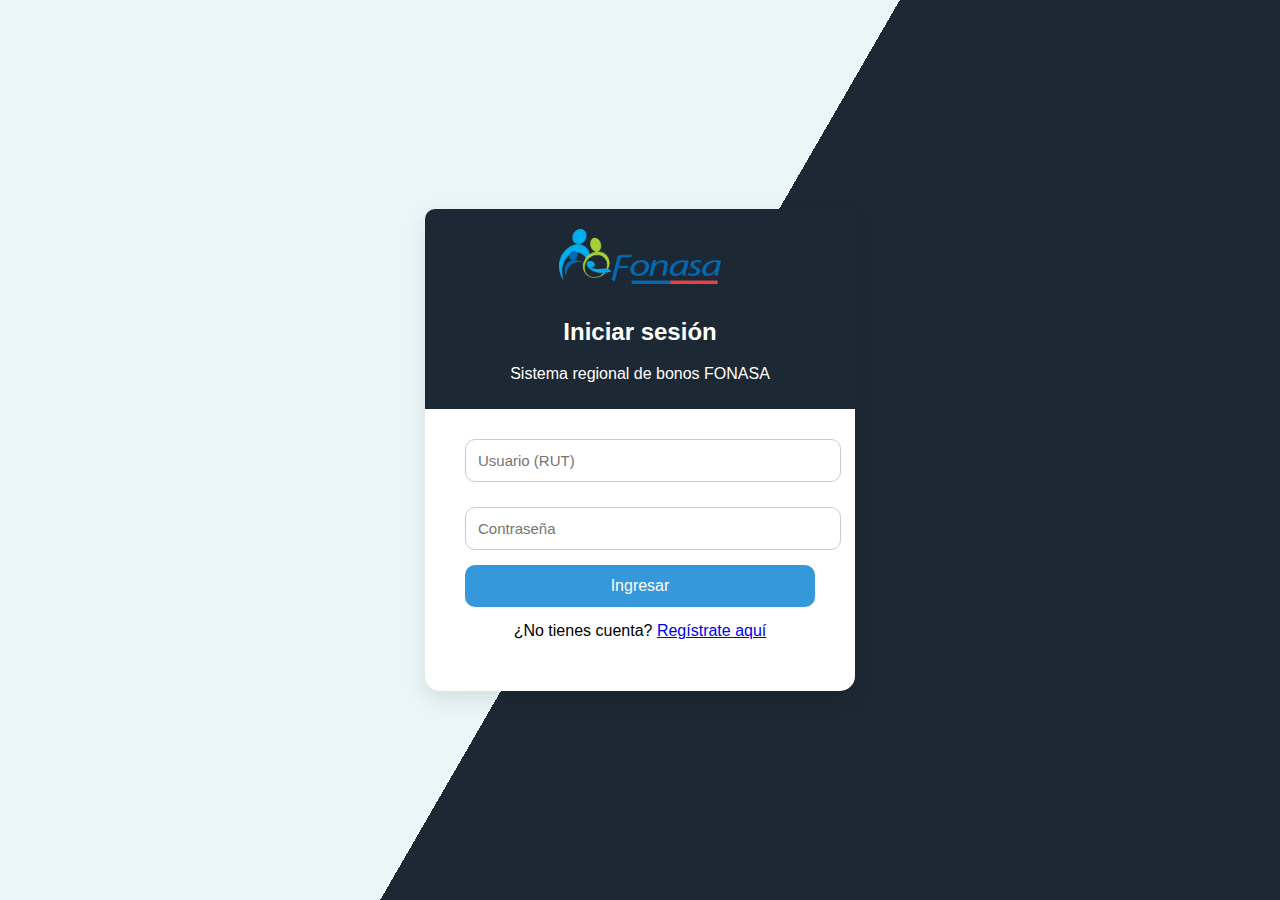
<file: index.html>
<!DOCTYPE html>
<html lang="es">
<head>
  <meta charset="UTF-8" />
  <meta name="viewport" content="width=device-width, initial-scale=1.0"/>
  <title>Inicio - FONASA Regional</title>
  <link rel="stylesheet" href="style.css" />
</head>
<body>

   <header>
    <div class="logo">
      <img src="Logo_de_Fonasa-removebg-preview.png" alt="Logo FONASA" />
    </div>
    <nav class="nav-bar">
      <a href="index.html">Inicio</a>
      <a href="comprar-bono.html">Comprar Bono</a>
      <a href="mis-bonos.html"> Mis Bonos</a>
      <a href="afiliacion.html"> Afiliación</a>
      <div class="user-info">
        <span id="user-nombre">
          <img src="https://cdn-icons-png.flaticon.com/512/847/847969.png" alt="Usuario" class="user-icon"> admin
        </span>
        <button onclick="cerrarSesion()">Cerrar sesión</button>
        <button id="btn-toggle-conexion">🔌</button>
        <span id="status-indicator" class="status online">🟢 Online</span>
      </div>
    </nav>
  </header>

  <main>
    <section style="text-align: center;">
      <h2>Bienvenido al Sistema Regional FONASA</h2>
      <p>Gestiona tus bonos, revisa tu historial y mantente informado sobre cómo opera el sistema ante caídas del servidor.</p>
    </section>

    <section style="display: grid; grid-template-columns: repeat(auto-fit, minmax(250px, 1fr)); gap: 30px; padding: 30px;">
      <a href="comprar-bono.html" style="text-decoration: none;">
        <div class="card">
          <img src="https://cdn-icons-png.flaticon.com/512/609/609803.png" alt="Comprar bono" style="width: 60px; margin-bottom: 10px;">
          <h3>Comprar Bono</h3>
          <p>Simula la emisión de bonos por región, incluso en modo offline.</p>
        </div>
      </a>
      <a href="mis-bonos.html" style="text-decoration: none;">
        <div class="card">
          <img src="https://cdn-icons-png.flaticon.com/512/942/942748.png" alt="Historial" style="width: 60px; margin-bottom: 10px;">
          <h3>Mis Bonos</h3>
          <p>Revisa tus bonos sincronizados y pendientes por región.</p>
        </div>
      </a>
      <a href="afiliacion.html" style="text-decoration: none;">
        <div class="card">
          <img src="https://cdn-icons-png.flaticon.com/512/1828/1828673.png" alt="Afiliación" style="width: 60px; margin-bottom: 10px;">
          <h3>Afiliación</h3>
          <p>¿No estás afiliado? Revisa requisitos y documentación necesaria.</p>
        </div>
      </a>
    </section>

    <section style="padding: 0 30px;">
      <h2>Instructivos y materiales de apoyo</h2>
      <div style="display: flex; flex-wrap: wrap; gap: 20px; justify-content: center; margin-top: 20px;">
        <img src="afiliarse.png" alt="Cómo afiliarse a Fonasa" style="max-width: 400px; border-radius: 10px;">
        <img src="bono-fonasa-online-datos.jpeg__1440x2000_q70_subsampling-2.png" alt="Guía para comprar bono Fonasa" style="max-width: 400px; border-radius: 10px;">
        <img src="beneficio.png" alt="Beneficios Fonasa para niños" style="max-width: 400px; border-radius: 10px;">
      </div>
    </section>
  </main>

  <footer>
    <p>Proyecto académico - Sistemas Distribuidos | Universidad de La Serena &copy; 2025</p>
    <div style="margin-top: 10px;">
      <label for="selector-region"><strong>Región activa:</strong></label>
      <select id="selector-region" onchange="cambiarRegion()" style="margin-left: 10px; padding: 5px; border-radius: 5px;">
        <option value="Coquimbo/La Serena">Coquimbo / La Serena</option>
        <option value="Santiago">Santiago</option>
        <option value="Temuco">Temuco</option>
      </select>
    </div>
  </footer>

  <script>
    const usuario = localStorage.getItem("usuario");
    if (!usuario) window.location.href = "login.html";
    else document.getElementById("user-nombre").innerHTML =
      `<img src="https://cdn-icons-png.flaticon.com/512/847/847969.png" class="user-icon"> ${usuario}`;

    const regionSelect = document.getElementById("selector-region");
    const regionGuardada = localStorage.getItem("regionActual") || "Coquimbo";
    regionSelect.value = regionGuardada;

    function cambiarRegion() {
      const nuevaRegion = regionSelect.value;
      localStorage.setItem("regionActual", nuevaRegion);
      alert(`🌍 Región activa cambiada a: ${nuevaRegion}`);
    }

    function cerrarSesion() {
      localStorage.removeItem("usuario");
      window.location.href = "login.html";
    }
  </script>

  <style>
    .card {
      background-color: white;
      border-radius: 10px;
      box-shadow: 0 2px 10px rgba(0, 0, 0, 0.1);
      padding: 20px;
      text-align: center;
      transition: transform 0.2s ease;
    }
    .card:hover {
      transform: scale(1.03);
      box-shadow: 0 4px 16px rgba(0, 0, 0, 0.2);
    }
    .card h3 {
      margin: 10px 0;
      color: #1c2833;
    }
    .card p {
      color: #333;
      font-size: 14px;
    }
  </style>
  <script src="js/estadoConexion.js"></script>
</body>
</html>
</file>
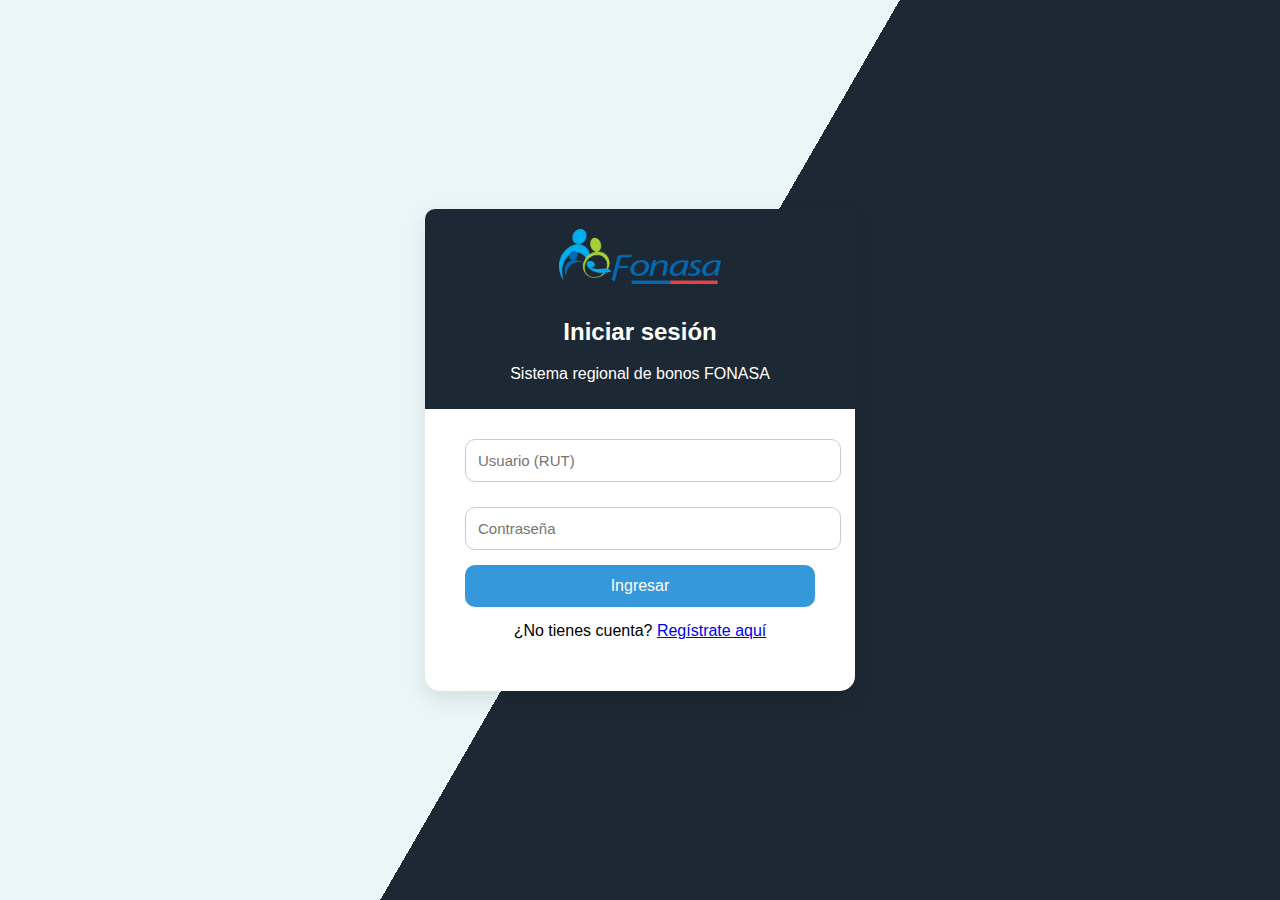
<file: afiliacion.html>
<!DOCTYPE html>
<html lang="es">
<head>
  <meta charset="UTF-8" />
  <meta name="viewport" content="width=device-width, initial-scale=1.0"/>
  <title>Afiliación - FONASA</title>
  <link rel="stylesheet" href="style.css" />
</head>
<body>
   <header>
    <div class="logo">
      <img src="Logo_de_Fonasa-removebg-preview.png" alt="Logo FONASA" />
    </div>
    <nav class="nav-bar">
  <a href="index.html">Inicio</a>
  <a href="comprar-bono.html">Comprar Bono</a>
  <a href="mis-bonos.html"> Mis Bonos</a>
  <a href="afiliacion.html"> Afiliación</a>
    <div class="user-info">
      <span id="user-nombre">
        <img src="https://cdn-icons-png.flaticon.com/512/847/847969.png" alt="Usuario" class="user-icon"> admin
      </span>
      <button onclick="cerrarSesion()">Cerrar sesión</button>
      <button id="btn-toggle-conexion">🔌</button>
      <span id="status-indicator" class="status online">🟢 Online</span>
    </div>
    
</nav>

  </header>

  <main>
    <h2>¿Cómo afiliarse a FONASA?</h2>
    <p>Para afiliarse a Fonasa, el interesado debe cumplir con uno de estos criterios:</p>
    <ul>
      <li>Ser trabajador dependiente o independiente.</li>
      <li>Ser pensionado, beneficiario de subsidio o cargas familiares.</li>
      <li>Ser menor de 18 años sin previsión o estudiante hasta los 24 años.</li>
    </ul>

    <p>Además, deberá presentar los siguientes documentos:</p>
    <ul>
      <li>Cédula de identidad vigente.</li>
      <li>Comprobante de domicilio.</li>
      <li>Documentación laboral o certificado de alumno regular, según corresponda.</li>
    </ul>

    <img src="Logo_de_Fonasa-removebg-preview.png" alt="Logo FONASA" />
  </main>

  <footer>
  <p>Proyecto académico - Sistemas Distribuidos | Universidad de La Serena &copy; 2025</p>
  <div style="margin-top: 10px;">
    <label for="selector-region"><strong>Región activa:</strong></label>
    <select id="selector-region" onchange="cambiarRegion()" style="margin-left: 10px; padding: 5px; border-radius: 5px;">
      <option value="Coquimbo/La Serena">Coquimbo / La Serena</option>
      <option value="Santiago">Santiago</option>
      <option value="Temuco">Temuco</option>
    </select>
  </div>
</footer>


  <script>
    const usuario = localStorage.getItem("usuario");
    if (!usuario) window.location.href = "login.html";
    else document.getElementById("user-nombre").innerHTML = `<img src="https://cdn-icons-png.flaticon.com/512/847/847969.png" class="user-icon"> ${usuario}`;

     // Selección de región
  const regionSelect = document.getElementById("selector-region");
  const regionGuardada = localStorage.getItem("regionActual") || "Coquimbo";
  regionSelect.value = regionGuardada;

  function cambiarRegion() {
    const nuevaRegion = regionSelect.value;
    localStorage.setItem("regionActual", nuevaRegion);
    alert(`🌍 Región activa cambiada a: ${nuevaRegion}`);
  }

    function cerrarSesion() {
      localStorage.removeItem("usuario");
      window.location.href = "login.html";
    }
  </script>
  <script src="js/estadoConexion.js"></script>
</body>
</html>
</file>
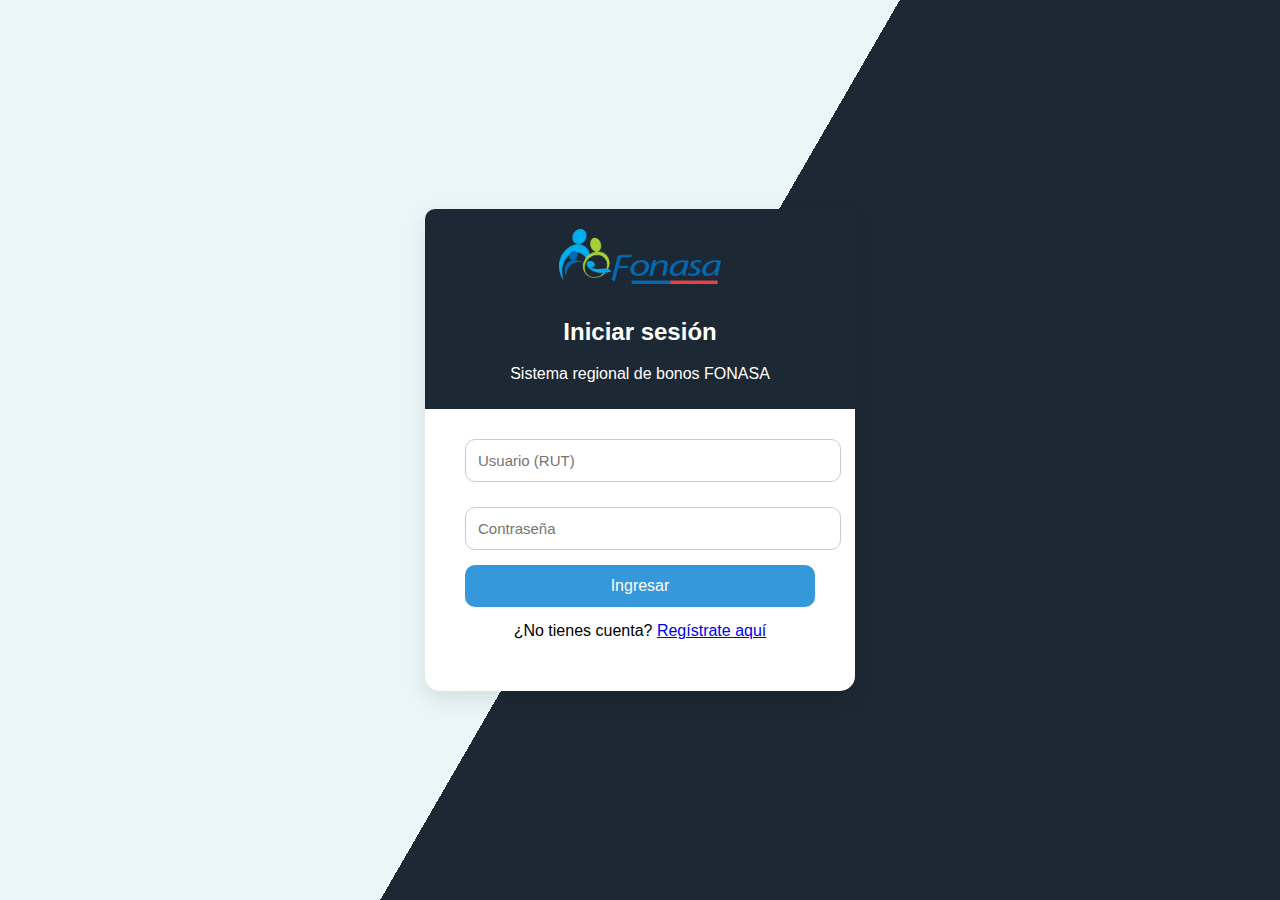
<file: comprar-bono.html>
<!DOCTYPE html>
<html lang="es">
<head>
  <meta charset="UTF-8" />
  <meta name="viewport" content="width=device-width, initial-scale=1.0"/>
  <title>Comprar Bono - FONASA</title>
  <link rel="stylesheet" href="style.css" />
</head>
<body>
  <header>
    <div class="logo">
      <img src="Logo_de_Fonasa-removebg-preview.png" alt="Logo FONASA" />
    </div>
    <nav class="nav-bar">
      <a href="index.html">Inicio</a>
      <a href="comprar-bono.html">Comprar Bono</a>
      <a href="mis-bonos.html"> Mis Bonos</a>
      <a href="afiliacion.html"> Afiliación</a>
      <div class="user-info">
        <span id="user-nombre">
          <img src="https://cdn-icons-png.flaticon.com/512/847/847969.png" alt="Usuario" class="user-icon"> admin
        </span>
        <button onclick="cerrarSesion()">Cerrar sesión</button>
        <button id="btn-toggle-conexion">🔌</button>
        <span id="status-indicator" class="status online">🟢 Online</span>
      </div>
    </nav>
  </header>

  <main>
    <h2>Compra de Bono</h2>
    <form id="form-bono" class="formulario">
      <label>RUT del Paciente:</label>
      <input id="rutPaciente" type="text" placeholder="Ej: 12345678-9" required>

      <label>RUT del Prestador:</label>
      <input id="rutPrestador" type="text" placeholder="Ej: 98765432-1" required>

      <label>Código de Prestación:</label>
      <input id="codigoPrestacion" type="text" placeholder="Ej: 0301012" required>

      <label>Centro de Atención:</label>
      <select id="centroAtencion" required>
        <option disabled selected>Seleccione un centro</option>
        <option>Hospital Regional</option>
        <option>Clínica Andes Salud</option>
        <option>Centro Médico La Serena</option>
      </select>

      <label>Fecha de atención:</label>
      <input id="fechaAtencion" type="date" required>

      <button type="submit">Generar Bono</button>
    </form>
  </main>

  <footer>
    <p>Proyecto académico - Sistemas Distribuidos | Universidad de La Serena &copy; 2025</p>
    <div style="margin-top: 10px;">
      <label for="selector-region"><strong>Región activa:</strong></label>
      <select id="selector-region" onchange="cambiarRegion()" style="margin-left: 10px; padding: 5px; border-radius: 5px;">
        <option value="Coquimbo">Coquimbo / La Serena</option>
        <option value="Santiago">Santiago</option>
        <option value="Temuco">Temuco</option>
      </select>
    </div>
  </footer>

  <script>
    let conectado = true;

    function toggleConexion() {
      conectado = !conectado;
      const status = document.getElementById("status-indicator");
      status.textContent = conectado ? "🟢 Online" : "🔴 Offline";
      status.className = conectado ? "status online" : "status offline";
    }

   document.getElementById("form-bono").addEventListener("submit", async function (e) {
  e.preventDefault();

  const region = localStorage.getItem("regionActual") || "Coquimbo";
  const conectado = localStorage.getItem(`conectado_${region}`) === "true";

  const datos = new FormData();
  datos.append("rut_paciente", document.getElementById("rutPaciente").value);
  datos.append("rut_prestador", document.getElementById("rutPrestador").value);
  datos.append("codigo_prestacion", document.getElementById("codigoPrestacion").value);
  datos.append("centro_atencion", document.getElementById("centroAtencion").value);
  datos.append("fecha_atencion", document.getElementById("fechaAtencion").value);
  datos.append("region", region);

  if (!conectado) {
    let pendientes = JSON.parse(localStorage.getItem("bonosPendientes")) || [];
    pendientes.push({
      rut_paciente: datos.get("rut_paciente"),
      rut_prestador: datos.get("rut_prestador"),
      codigo_prestacion: datos.get("codigo_prestacion"),
      centro_atencion: datos.get("centro_atencion"),
      fecha_atencion: datos.get("fecha_atencion"),
      region: region,
      estado: "Pendiente"
    });
    localStorage.setItem("bonosPendientes", JSON.stringify(pendientes));
    alert("✅ Bono guardado en modo Offline (pendiente de sincronizar).");
    this.reset();
    return;
  }

  // Online: sincroniza bonos pendientes de esta región antes de guardar el nuevo
  await sincronizarBonos(region);

  try {
    const response = await fetch("php/guardar_bono.php", {
      method: "POST",
      body: datos
    });
    const resultado = await response.json();

    if (resultado.exito) {
      alert("✅ Bono guardado exitosamente en base de datos.");
      this.reset();
    } else {
      alert("❌ Error: " + resultado.mensaje);
    }
  } catch (error) {
    alert("❌ Error de conexión con el servidor.");
  }
});


    const usuario = localStorage.getItem("usuario");
    if (!usuario) window.location.href = "login.html";
    else document.getElementById("user-nombre").innerHTML = `
      <img src="https://cdn-icons-png.flaticon.com/512/847/847969.png" class="user-icon"> ${usuario}`;

    // Selección de región
    const regionSelect = document.getElementById("selector-region");
    const regionGuardada = localStorage.getItem("regionActual") || "Coquimbo";
    regionSelect.value = regionGuardada;

    function cambiarRegion() {
      const nuevaRegion = regionSelect.value;
      localStorage.setItem("regionActual", nuevaRegion);
      alert(`🌍 Región activa cambiada a: ${nuevaRegion}`);
    }

    function cerrarSesion() {
      localStorage.removeItem("usuario");
      window.location.href = "login.html";
    }
  </script>
  <script src="js/estadoConexion.js"></script>
</body>
</html>
</file>
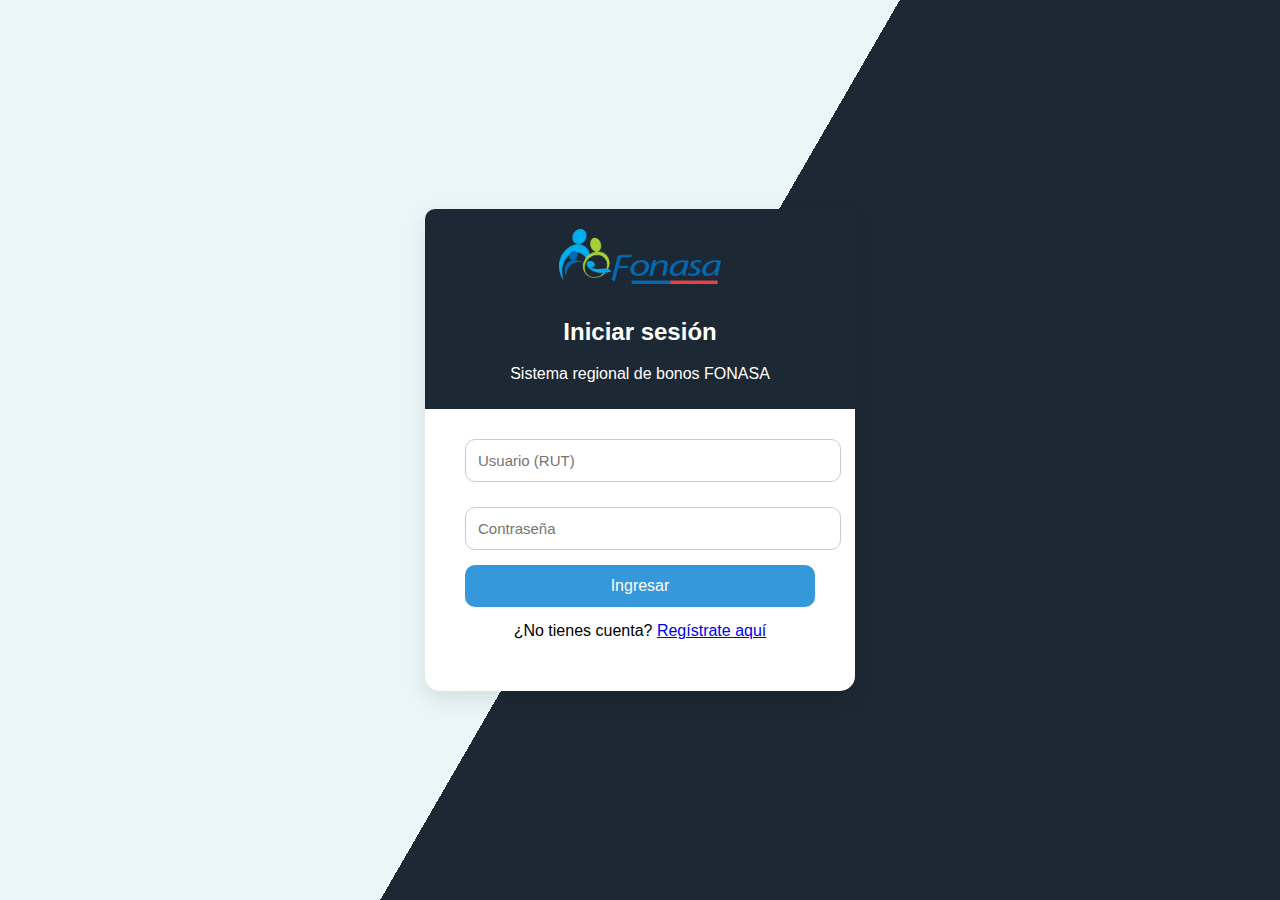
<file: login.html>
<!DOCTYPE html>
<html lang="es">
<head>
  <meta charset="UTF-8">
  <title>Login - FONASA</title>
  <link rel="stylesheet" href="style.css">
</head>
<body class="login-body">
  <div class="login-container">
    <div class="login-header">
      <img src="Logo_de_Fonasa-removebg-preview.png" alt="Logo FONASA" class="login-logo">
      <h2>Iniciar sesión</h2>
      <p>Sistema regional de bonos FONASA</p>
    </div>

    <form id="form-login">
      <input type="text" id="usuario" placeholder="Usuario (RUT)" required>
      <input type="password" id="clave" placeholder="Contraseña" required>
      <button type="submit">Ingresar</button>
    </form>

    <p id="error" class="error-text oculto">Credenciales incorrectas</p>

    <p style="margin-top: 15px; text-align: center;">
      ¿No tienes cuenta? <a href="registro.html">Regístrate aquí</a>
    </p>
  </div>

  <script src="login.js"></script>
</body>
</html>
</file>
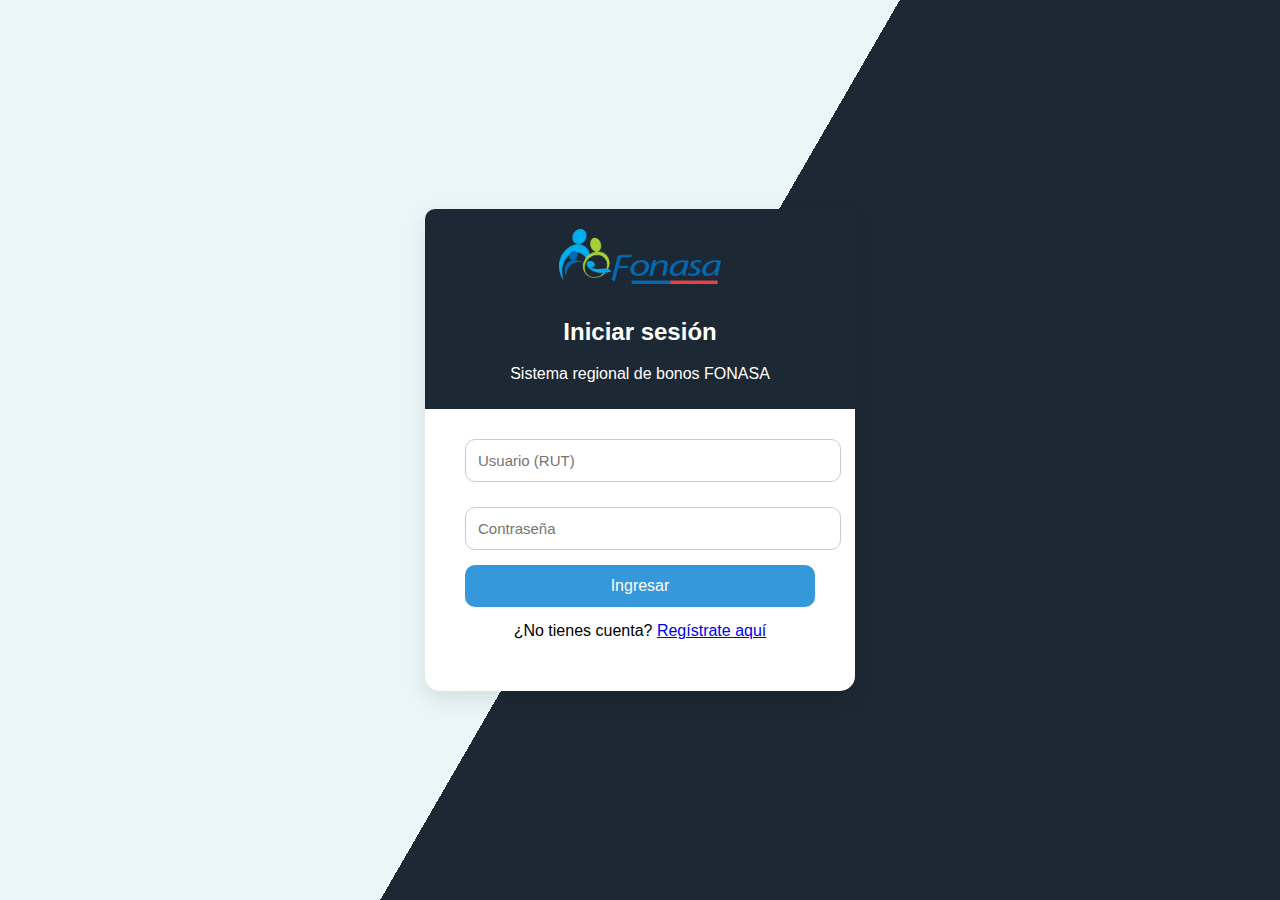
<file: mis-bonos.html>
<!DOCTYPE html>
<html lang="es">
<head>
  <meta charset="UTF-8" />
  <meta name="viewport" content="width=device-width, initial-scale=1.0"/>
  <title>Mis Bonos - FONASA</title>
  <link rel="stylesheet" href="style.css" />
  <style>
    .tabla-bonos th, .tabla-bonos td { text-align: center; }
    .botones { text-align: center; margin: 20px 0; }
    .status { font-weight: bold; padding-left: 10px; }
    .online { color: #2ecc71; }
    .offline { color: #e74c3c; }
    .tabla-bonos button {
      padding: 6px 10px;
      border: none;
      background-color: #3498db;
      color: white;
      border-radius: 6px;
      cursor: pointer;
      font-size: 13px;
    }
    .tabla-bonos button:hover {
      background-color: #2e86c1;
    }
  </style>
</head>
<body>
 <header>
    <div class="logo">
      <img src="Logo_de_Fonasa-removebg-preview.png" alt="Logo FONASA" />
    </div>
    <nav class="nav-bar">
      <a href="index.html">Inicio</a>
      <a href="comprar-bono.html">Comprar Bono</a>
      <a href="mis-bonos.html"> Mis Bonos</a>
      <a href="afiliacion.html"> Afiliación</a>
      <div class="user-info">
        <span id="user-nombre">
          <img src="https://cdn-icons-png.flaticon.com/512/847/847969.png" alt="Usuario" class="user-icon"> admin
        </span>
        <button onclick="cerrarSesion()">Cerrar sesión</button>
        <button id="btn-toggle-conexion">Desconectar</button>
        <span id="status-indicator" class="status online">🟢 Online</span>
      </div>
    </nav>
  </header>

  <main>
    <h2>Historial de Bonos</h2>

    <div class="botones">
      <button onclick="borrarBonos()">🗑️ Eliminar todos</button>
    </div>

    <table class="tabla-bonos">
      <thead>
        <tr>
          <th>Fecha</th>
          <th>Centro Médico</th>
          <th>Prestación</th>
          <th>Región</th>
          <th>Estado</th>
          <th>Acción</th>
        </tr>
      </thead>
      <tbody id="tabla-bonos"></tbody>
    </table>
  </main>

  <footer>
    <p>Proyecto académico - Sistemas Distribuidos | Universidad de La Serena &copy; 2025</p>
    <div style="margin-top: 10px;">
      <label for="selector-region"><strong>Región activa:</strong></label>
      <select id="selector-region" onchange="cambiarRegion()" style="margin-left: 10px; padding: 5px; border-radius: 5px;">
        <option value="Coquimbo">Coquimbo / La Serena</option>
        <option value="Santiago">Santiago</option>
        <option value="Temuco">Temuco</option>
      </select>
    </div>
  </footer>

  <script>
    let conectado = true;

    const usuario = localStorage.getItem("usuario");
    if (!usuario) window.location.href = "login.html";
    else document.getElementById("user-nombre").innerHTML =
      '<img src="https://cdn-icons-png.flaticon.com/512/847/847969.png" class="user-icon"> ' + usuario;

    const regionSelect = document.getElementById("selector-region");
    const regionGuardada = localStorage.getItem("regionActual") || "Coquimbo";
    regionSelect.value = regionGuardada;

    function cambiarRegion() {
      const nuevaRegion = regionSelect.value;
      localStorage.setItem("regionActual", nuevaRegion);
      alert(`🌍 Región activa cambiada a: ${nuevaRegion}`);
      cargarBonos();
    }

    function cerrarSesion() {
      localStorage.removeItem("usuario");
      window.location.href = "login.html";
    }

    function toggleConexion() {
      conectado = !conectado;
      const status = document.getElementById("status-indicator");
      status.textContent = conectado ? "🟢 Online" : "🔴 Offline";
      status.className = conectado ? "status online" : "status offline";
      if (conectado) {
        cargarBonos();
      }
    }

    async function borrarBonos() {
      if (!confirm("¿Estás seguro de eliminar todos los bonos?")) return;

      const region = localStorage.getItem("regionActual") || "Coquimbo";
      const datos = new FormData();
      datos.append("region", region);

      try {
        const response = await fetch("php/borrar_bonos.php", {
          method: "POST",
          body: datos
        });
        const result = await response.json();
        if (result.exito) {
          alert(result.mensaje);
          cargarBonos();
        } else {
          alert("Error: " + result.mensaje);
        }
      } catch (error) {
        alert("Error de conexión con el servidor");
      }
    }

    async function marcarUsado(id_bono) {
      const region = localStorage.getItem("regionActual") || "Coquimbo";
      const datos = new FormData();
      datos.append("id_bono", id_bono);
      datos.append("region", region);

      try {
        const response = await fetch("php/marcar_usado.php", {
          method: "POST",
          body: datos
        });
        const result = await response.json();
        if (result.exito) {
          alert(result.mensaje);
          cargarBonos();
        } else {
          alert("Error: " + result.mensaje);
        }
      } catch (error) {
        alert("Error de conexión con el servidor");
      }
    }

    async function cargarBonos() {
  const rut = localStorage.getItem("usuario");
  if (!rut) return;

  try {
    const response = await fetch(`php/listar_bonos.php?rut=${encodeURIComponent(rut)}`);
    const data = await response.json();

    if (data.exito) {
      const tabla = document.getElementById("tabla-bonos");
      tabla.innerHTML = "";
      data.bonos.forEach(bono => {
        const row = document.createElement("tr");
        row.innerHTML = `
          <td>${bono.fecha_atencion ? new Date(bono.fecha_atencion.date).toLocaleDateString() : ''}</td>
          <td>${bono.centro_atencion}</td>
          <td>${bono.codigo_prestacion}</td>
          <td>${bono.region}</td>
          <td>${bono.estado === "Usado" ? "✅ Usado" : "✅ Sincronizado"}</td>
          <td>
            ${bono.estado === "Pendiente" ? `<button onclick="marcarUsado(${bono.id_bono})">Marcar como usado</button>` : "<span style='color: gray;'>✔</span>"}
          </td>
        `;
        tabla.appendChild(row);
      });
    } else {
      document.getElementById("tabla-bonos").innerHTML = "<tr><td colspan='6'>No se pudieron cargar los bonos.</td></tr>";
    }
  } catch (error) {
    document.getElementById("tabla-bonos").innerHTML = "<tr><td colspan='6'>Error al conectar con el servidor.</td></tr>";
  }
}


    cargarBonos();
  </script>
  <script src="js/estadoConexion.js"></script>
</body>
</html>
</file>
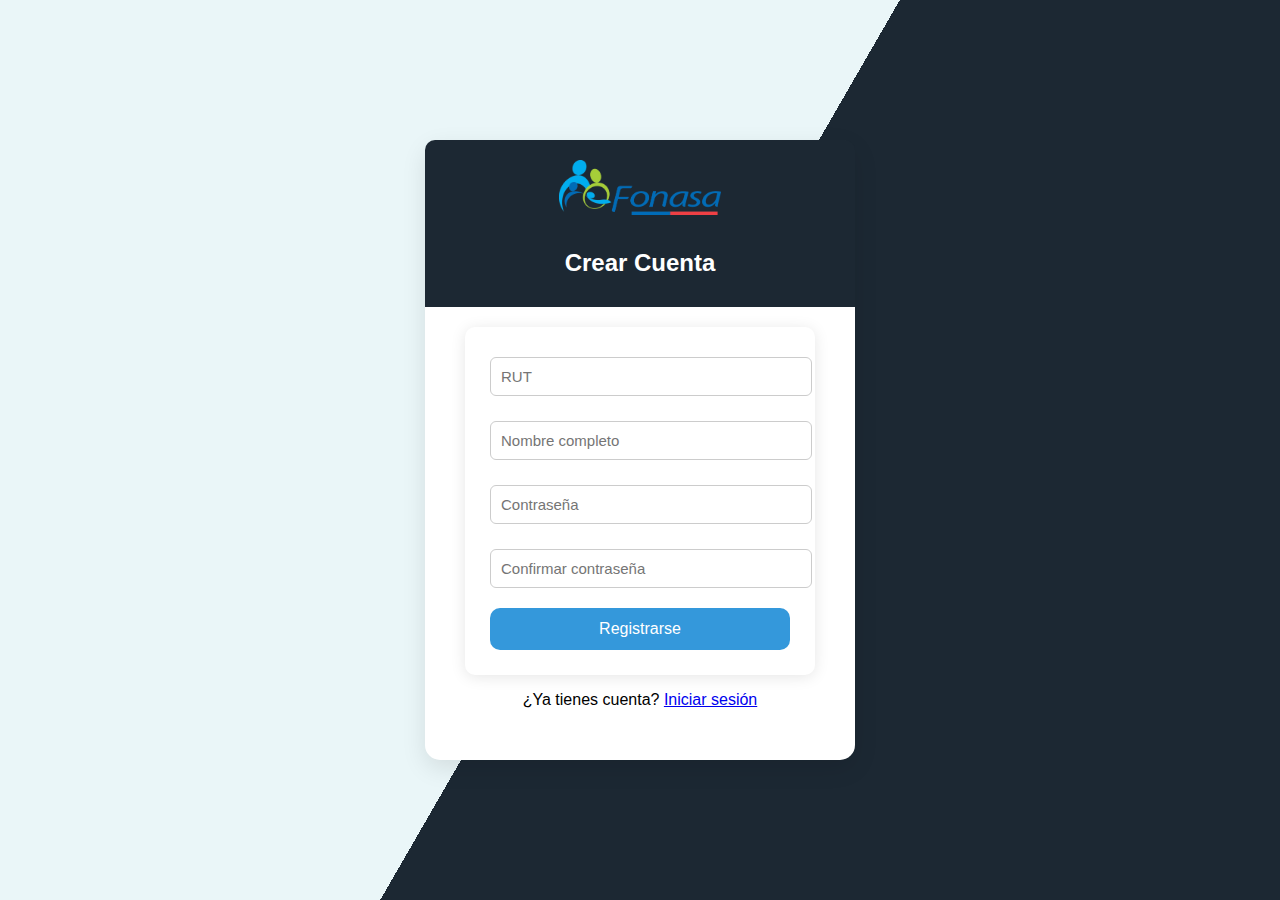
<file: registro.html>
<!DOCTYPE html>
<html lang="es">
<head>
  <meta charset="UTF-8" />
  <meta name="viewport" content="width=device-width, initial-scale=1" />
  <title>Registro - FONASA</title>
  <link rel="stylesheet" href="style.css" />
</head>
<body class="login-body">
  <div class="login-container">
    <div class="login-header">
      <img src="Logo_de_Fonasa-removebg-preview.png" alt="Logo FONASA" class="login-logo" />
      <h2>Crear Cuenta</h2>
    </div>

    <form id="form-registro" class="formulario">
      <input type="text" id="rut" placeholder="RUT" required />
      <input type="text" id="nombre" placeholder="Nombre completo" required />
      <input type="password" id="clave" placeholder="Contraseña" required />
      <input type="password" id="clave_confirm" placeholder="Confirmar contraseña" required />
      <button type="submit">Registrarse</button>
    </form>

    <p>¿Ya tienes cuenta? <a href="login.html">Iniciar sesión</a></p>
    <p id="error" class="error-text oculto"></p>
  </div>

  <script>
    const form = document.getElementById("form-registro");
    const errorText = document.getElementById("error");

    form.addEventListener("submit", async (e) => {
      e.preventDefault();
      errorText.classList.add("oculto");

      const rut = document.getElementById("rut").value.trim();
      const nombre = document.getElementById("nombre").value.trim();
      const clave = document.getElementById("clave").value;
      const claveConfirm = document.getElementById("clave_confirm").value;

      if (clave !== claveConfirm) {
        errorText.textContent = "Las contraseñas no coinciden.";
        errorText.classList.remove("oculto");
        return;
      }

      const datos = new FormData();
      datos.append("rut", rut);
      datos.append("nombre", nombre);
      datos.append("clave", clave);

      try {
        const res = await fetch("php/registro.php", {
          method: "POST",
          body: datos,
        });
        const resultado = await res.json();

        if (resultado.exito) {
          alert("Registro exitoso. Ya puedes iniciar sesión.");
          window.location.href = "login.html";
        } else {
          errorText.textContent = resultado.mensaje || "Error al registrar usuario.";
          errorText.classList.remove("oculto");
        }
      } catch {
        errorText.textContent = "Error en la comunicación con el servidor.";
        errorText.classList.remove("oculto");
      }
    });
  </script>
</body>
</html>
</file>
<file: style.css>
body {
  font-family: Arial, sans-serif;
  margin: 0;
  padding: 0 20px;
  background-color: #eaf6f8; /* fondo celeste limpio */
}


header {
  background-color: #1c2833;
  color: white;
  padding: 20px 40px;
  display: flex;
  justify-content: space-between;
  align-items: center;
  box-shadow: 0 2px 5px rgba(0, 0, 0, 0.2);
}

.logo {
  display: flex;
  align-items: center;
  gap: 15px;
}

.logo img {
  height: 55px;
}

main {
  padding: 30px 40px;
  display: grid;
  gap: 40px;
}

#bono-form {
  background-color: white;
  padding: 25px;
  border-radius: 12px;
  box-shadow: 0 2px 10px rgba(0, 0, 0, 0.1);
  max-width: 500px;
}

#bono-form h2 {
  margin-top: 0;
}

select {
  padding: 8px;
  font-size: 14px;
  margin-right: 10px;
  border-radius: 5px;
  border: 1px solid #ccc;
}

button {
  padding: 8px 15px;
  background-color: #007bff;
  color: white;
  border: none;
  border-radius: 5px;
  cursor: pointer;
  transition: background-color 0.2s ease-in-out;
}

button:hover {
  background-color: #0056b3;
}

#registros {
  display: grid;
  grid-template-columns: repeat(auto-fit, minmax(300px, 1fr));
  gap: 20px;
}

#registros div {
  background-color: white;
  padding: 20px;
  border-radius: 10px;
  box-shadow: 0 1px 6px rgba(0, 0, 0, 0.1);
}

ul {
  list-style: none;
  padding: 0;
}

li {
  padding: 6px 0;
  border-bottom: 1px solid #eee;
}

#status-indicator {
  font-weight: bold;
}

.online {
  color: #2ecc71;
}

.offline {
  color: #e74c3c;
}
footer {
  background-color: #1c2833;
  color: #ffffff;
  text-align: center;
  padding: 15px 30px;
  font-size: 14px;
  box-shadow: 0 -1px 4px rgba(0, 0, 0, 0.1);
}
html, body {
  margin: 0;
  padding: 0;
  height: 100%;
}

body {
  display: flex;
  flex-direction: column;
}

main {
  flex: 1; /* ocupa todo el espacio posible entre header y footer */
}
.alerta {
  position: fixed;
  top: 80px;
  left: 50%;
  transform: translateX(-50%);
  background-color: #2ecc71;
  color: white;
  padding: 12px 25px;
  border-radius: 8px;
  box-shadow: 0 2px 10px rgba(0,0,0,0.2);
  font-weight: bold;
  z-index: 1000;
  opacity: 0;
  transition: opacity 0.4s ease, top 0.4s ease;
}

.alerta.mostrar {
  opacity: 1;
  top: 100px;
}

.alerta.oculto {
  opacity: 0;
  pointer-events: none;
}
.login-body {
  background-color: #ecf0f1;
  display: flex;
  justify-content: center;
  align-items: center;
  height: 100vh;
  margin: 0;
}

.login-container {
  background-color: white;
  padding: 30px 40px;
  border-radius: 10px;
  box-shadow: 0 4px 10px rgba(0, 0, 0, 0.15);
  text-align: center;
  width: 300px;
}

.login-container input {
  width: 100%;
  margin: 10px 0;
  padding: 10px;
  font-size: 16px;
}

.login-container button {
  width: 100%;
  padding: 10px;
  background-color: #3498db;
  color: white;
  border: none;
  font-size: 16px;
  cursor: pointer;
}

.login-logo {
  height: 60px;
  margin-bottom: 20px;
}

.error-text {
  color: red;
  font-size: 14px;
  margin-top: 10px;
}

.oculto {
  display: none;
}
/* Fondo diagonal login */
.login-body {
  background: linear-gradient(120deg, #eaf6f8 50%, #1c2833 50%);
  height: 100vh;
  margin: 0;
  display: flex;
  justify-content: center;
  align-items: center;
}

/* Tarjeta */
.login-container {
  background-color: #ffffff;
  padding: 35px 40px;
  border-radius: 15px;
  box-shadow: 0 8px 25px rgba(0, 0, 0, 0.1);
  width: 350px;
  text-align: center;
  z-index: 2;
}

/* Cabecera de la tarjeta */
.login-header {
  background-color: #1c2833;
  border-radius: 10px 10px 0 0;
  padding: 20px 15px 10px;
  color: white;
  margin: -35px -40px 20px -40px;
}

.login-logo {
  height: 55px;
  margin-bottom: 10px;
}

.login-container input {
  width: 100%;
  padding: 12px;
  margin-bottom: 15px;
  border: 1px solid #ccc;
  border-radius: 10px;
  font-size: 15px;
}

.login-container button {
  width: 100%;
  padding: 12px;
  background-color: #3498db;
  color: white;
  border: none;
  font-size: 16px;
  border-radius: 10px;
  cursor: pointer;
}

.login-container button:hover {
  background-color: #2e86c1;
}

.error-text {
  color: red;
  font-size: 14px;
  margin-top: 10px;
}

.oculto {
  display: none;
}
.user-info {
  display: flex;
  align-items: center;
  gap: 15px;
  margin-left: auto; /* Esto empuja .user-info a la derecha */
  padding-left: 200px;
}


.user-icon {
  height: 25px;
  vertical-align: middle;
  margin-right: 5px;
}

.user-info button {
  background-color: #e74c3c;
  color: white;
  border: none;
  padding: 6px 12px;
  border-radius: 6px;
  cursor: pointer;
}

.user-info button:hover {
  background-color: #c0392b;
}
.nav-bar {
  background-color: #1c2833;
  display: flex;
  justify-content: center;
  gap: 30px;
  padding: 15px 0;
}

.nav-bar a {
  color: white;
  text-decoration: none;
  font-weight: bold;
}

.nav-bar a:hover {
  text-decoration: underline;
}
.formulario {
  max-width: 500px;
  margin: auto;
  background: white;
  padding: 25px;
  border-radius: 10px;
  box-shadow: 0 2px 15px rgba(0,0,0,0.1);
}

.formulario input, .formulario select {
  width: 100%;
  padding: 10px;
  margin-top: 5px;
  margin-bottom: 20px;
  border: 1px solid #ccc;
  border-radius: 6px;
}
.tabla-bonos {
  width: 90%;
  margin: auto;
  border-collapse: collapse;
  background: white;
  border-radius: 8px;
  overflow: hidden;
  box-shadow: 0 2px 10px rgba(0,0,0,0.1);
}

.tabla-bonos th, .tabla-bonos td {
  padding: 15px;
  border-bottom: 1px solid #ccc;
  text-align: center;
}

.tabla-bonos th {
  background-color: #f5f5f5;
  font-weight: bold;
}
.tabla-bonos button {
  padding: 6px 10px;
  border: none;
  background-color: #3498db;
  color: white;
  border-radius: 6px;
  cursor: pointer;
  font-size: 13px;
}

.tabla-bonos button:hover {
  background-color: #2e86c1;
}
</file>
